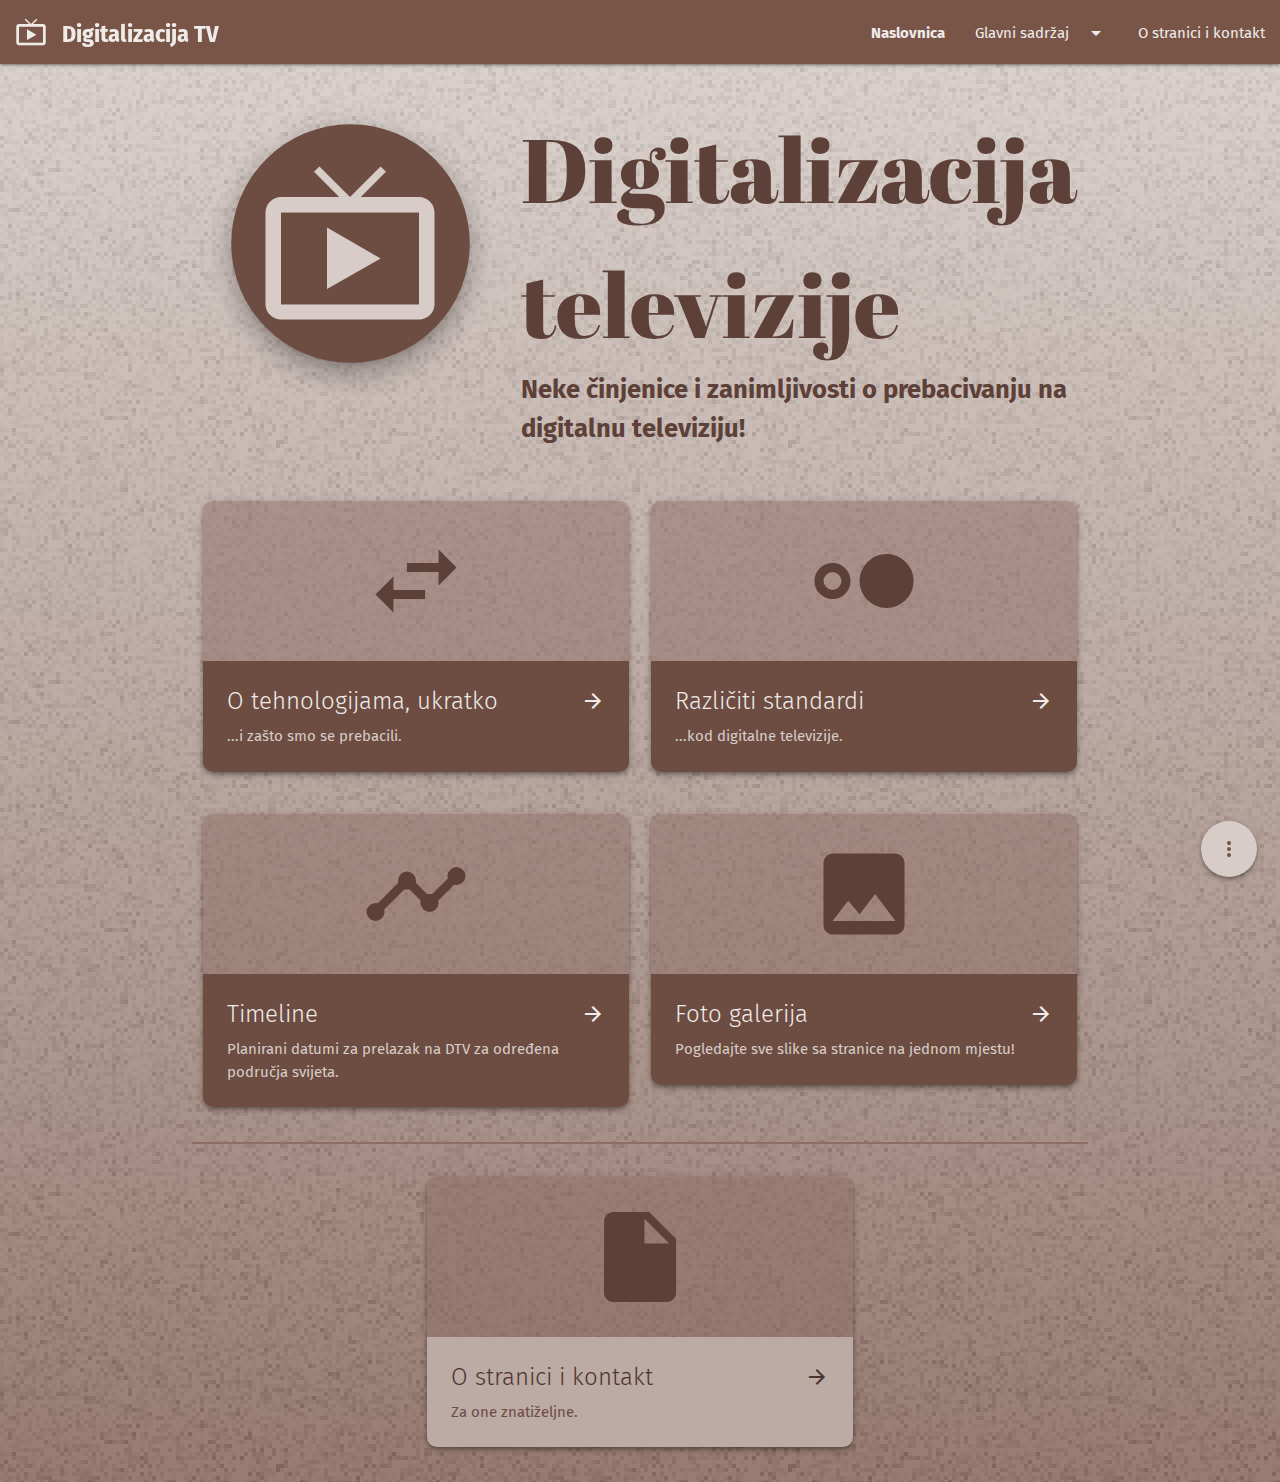
<file: index.html>
<!DOCTYPE html>
<html lang="hr">
<head>
    <!-- Meta tagovi -->
    <meta charset="UTF-8">
    <meta http-equiv="X-UA-Compatible" content="IE=edge">
    <meta name="viewport" content="width=device-width, initial-scale=1.0">

    <!-- Napravljeno uz pomoć https://stackoverflow.com/a/54266944/14558305 i https://gist.github.com/whitingx/3840905 -->
    <!-- Ovo je za servise kao što su Twitter, Facebook, Discord... -->
    <!-- theme-color radi i na Google Chrome-u za mobitele-->
    <meta property="og:type" content="website">
    <!-- <meta property="og:url" content="http://my.site.com"> -->
    <!-- <meta property="og:image" content="http://my.site.com/images/thumb.png"> -->
    <meta property="og:title" content="Naslovnica">
    <meta property="og:description" content="Glavna stranica projekta.">
    <meta name='og:site_name' content="Digitalizacija televizije">
    <meta name="theme-color" content="#795548">


    <!-- Importanje stylesheetova i sl. -->
    <link rel="stylesheet" href="https://cdnjs.cloudflare.com/ajax/libs/materialize/1.0.0/css/materialize.min.css">
    <link rel="stylesheet" href="https://maxcdn.bootstrapcdn.com/font-awesome/4.7.0/css/font-awesome.min.css">

    <link rel="preconnect" href="https://fonts.googleapis.com">
    <link rel="preconnect" href="https://fonts.gstatic.com" crossorigin>

    <link href="https://fonts.googleapis.com/icon?family=Material+Icons" rel="stylesheet">

    <link href="https://fonts.googleapis.com/css2?family=Abril+Fatface&display=swap" rel="stylesheet">
    <link href="https://fonts.googleapis.com/css2?family=Fira+Sans&display=swap" rel="stylesheet">
    <link href="https://fonts.googleapis.com/css2?family=Fira+Sans:wght@700&display=swap" rel="stylesheet">
    <link href="https://fonts.googleapis.com/css2?family=Fira+Sans+Condensed&display=swap" rel="stylesheet">
    <link href="https://fonts.googleapis.com/css2?family=Fira+Sans+Condensed:wght@700&display=swap" rel="stylesheet">

    <link rel="shortcut icon" href="assets/img/tv_brown.png" type="image/x-icon">
    <link rel="stylesheet" type="text/css" href="assets/css/main.css">

    <title>Naslovnica - Digitalizacija TV</title>
</head>

<body id="noise-body">
    <ul id="glavni-sadrzaj" class="dropdown-content brown lighten-4">
        <li>
            <a href="glavni-sadrzaj/razlike.html" class="brown-text text-darken-2 waves-effect">
                O tehnologijama, ukratko
            </a>
        </li>
        <li>
            <a href="glavni-sadrzaj/razlike-std.html" class="brown-text text-darken-2 waves-effect">
                Različiti standardi
            </a>
        </li>
        <li>
            <a href="glavni-sadrzaj/timeline.html" class="brown-text text-darken-2 waves-effect">
                Timeline
            </a>
        </li>
        <li>
            <a href="glavni-sadrzaj/galerija.html" class="brown-text text-darken-2 waves-effect">
                Foto galerija
            </a>
        </li>
    </ul>

    <div id="navbar" class="navbar-fixed">
        <nav>
            <div class="nav-wrapper brown">
                <div class="brand-logo">
                    <i id="logo-tv" class="material-icons brown-text text-lighten-5">live_tv</i>
                    <a href="#">
                        <b id="logo-text" class="brown-text text-lighten-5">Digitalizacija TV</b>
                    </a>
                </div>
                <ul class="right hide-on-med-and-down">
                    <li><a class="waves-effect brown-text text-lighten-5"><b>Naslovnica</b></a></li>
                    <li>
                        <a id="glavni-sadrzaj-navbar" class="dropdown-trigger brown-text text-lighten-5" class="waves-effect" data-target="glavni-sadrzaj">
                            Glavni sadržaj
                            <i class="material-icons right">arrow_drop_down</i>
                        </a>
                    </li>
                    <li><a href="kontakt.html" class="waves-effect brown-text text-lighten-5">O stranici i kontakt</a></li>
                </ul>

                <a href="#" data-target="slide-out" class="sidenav-trigger">
                    <i class="material-icons">menu</i>
                </a>
            </div>
        </nav>
    </div>

    <ul id="slide-out" class="sidenav brown lighten-4">
        <li>
            <a class="waves-effect sidenav-close">
                <i class="material-icons brown-text text-darken-2">arrow_back</i>
            </a>
        </li>

        <li>
            <a class="waves-effect brown-text text-darken-2 sidenav-close">
                <i class="material-icons main-sidebar-icons brown-text text-darken-2">home</i>
                <b>Naslovnica</b>
            </a>
        </li>

        <li><div class="divider brown lighten-2"></div></li>

        <li>
            <a class="waves-effect brown-text text-darken-2" href="glavni-sadrzaj/razlike.html">
                <i class="material-icons main-sidebar-icons brown-text text-darken-2">swap_horiz</i>
                O tehnologijama, ukratko
            </a>
        </li>
        <li>
            <a class="waves-effect brown-text text-darken-2" href="glavni-sadrzaj/razlike-std.html">
                <i class="material-icons main-sidebar-icons brown-text text-darken-2">hdr_strong</i>
                Različiti standardi
            </a>
        </li>
        <li>
            <a class="waves-effect brown-text text-darken-2" href="glavni-sadrzaj/timeline.html">
                <i class="material-icons main-sidebar-icons brown-text text-darken-2">timeline</i>
                Timeline
            </a>
        </li>
        <li>
            <a class="waves-effect brown-text text-darken-2" href="glavni-sadrzaj/galerija.html">
                <i class="material-icons main-sidebar-icons brown-text text-darken-2">image</i>
                Foto galerija
            </a>
        </li>

        <li><div class="divider brown lighten-2"></div></li>

        <li>
            <a class="waves-effect brown-text text-darken-2" href="kontakt.html">
                <i class="material-icons main-sidebar-icons brown-text text-darken-2">insert_drive_file</i>
                O stranici i kontakt
            </a>
        </li>
    </ul>

    <div id="copy-modal" class="modal transparent">
        <div class="modal-footer brown"> <!-- "footer" je namjerno iznad glavnog sadržaja -->
            <div class="valign-wrapper modal-winbar-container">
                <p class="modal-winbar-title brown-text text-lighten-5">
                    <i class="tiny material-icons">info_outline</i>
                    Info
                </p>
                <div class="flex-spacer"></div>
                <a class="modal-close waves-effect btn-flat brown-text text-lighten-5">
                    <i class="material-icons">close</i>
                </a>
            </div>
        </div>
        <div class="modal-content center brown lighten-1">
            <a title="Posjetite stranicu ICT županije" class="col s12 l5" href="https://www.ictzupanija.hr/">
                <img id="mini-logo" alt="Logo ICT županije" src="assets/img/logo.png">
            </a>
            <p class="brown-text text-lighten-5">
                &copy; <b>Luka Krešimir Mihovilović</b> i <b>ICT županija</b>, 2022.
            </p>
        </div>
    </div>

    <div class="fixed-action-btn">
        <a class="btn-floating btn-large hover-effect-alt z-depth-2 brown lighten-4 waves-effect waves-circle">
            <i class="large material-icons brown-text darken-2">more_vert</i>
        </a>
        <ul>
            <li>
                <a class="btn-floating brown lighten-4" href="#navbar">
                    <i class="material-icons brown-text darken-2">expand_less</i>
                </a>
            </li>
            <li>
                <a class="btn-floating brown lighten-4 sidenav-trigger" data-target="slide-out">
                    <i class="material-icons brown-text darken-2">menu</i>
                </a>
            </li>
            <li>
                <a class="btn-floating brown lighten-4 modal-trigger" href="#copy-modal">
                    <i class="material-icons brown-text darken-2">info</i>
                </a>
            </li>
        </ul>
    </div>

    <div id="secret-modal" class="modal transparent">
        <div class="modal-footer brown"> <!-- "footer" je namjerno iznad glavnog sadržaja -->
            <div class="valign-wrapper modal-winbar-container">
                <p class="modal-winbar-title brown-text text-lighten-5">
                    <i class="tiny material-icons">help_outline</i>
                    Bravo!
                </p>
                <div class="flex-spacer"></div>
                <a class="modal-close waves-effect btn-flat brown-text text-lighten-5">
                    <i class="material-icons">close</i>
                </a>
            </div>
        </div>
        <div class="modal-content center brown lighten-1">
            <h4 class="brown-text text-lighten-5">Bravo!</h4>
            <p class="brown-text text-lighten-5">Pronašao si tajnu, bravo! <i class="tiny material-icons">thumb_up</i></p>
        </div>
    </div>

    <div id="main-gradient" class="page-spread">
        <div class="container homepage-container">
            <div id="title-row" class="row">
                <div id="tv-cont" class="col s12">
                    <a class="modal-trigger" href="#secret-modal">
                        <i id="tv" class="material-icons brown darken-1 brown-text text-lighten-4 z-depth-4 hover-effect circle">live_tv</i>
                    </a>
                </div>
                <div id="title-and-sub" class="col s12">
                    <p id="big-title" class="brown-text text-darken-2">Digitalizacija televizije</p>
                    <p id="big-subtitle" class="brown-text text-darken-2"><b>Neke činjenice i zanimljivosti o prebacivanju na digitalnu televiziju!</b></p>
                </div>
            </div>
            <div class="row">
                <div class="col s12 m6">
                    <div class="card transparent z-depth-2">
                        <div class="card-image brown-card-image center">
                            <i class="material-icons brown-text text-darken-2 card-icons hover-effect">swap_horiz</i>
                        </div>
                        <a href="glavni-sadrzaj/razlike.html">
                            <div id="cc2" class="card-content white-text lighten-effect">
                                <span class="card-title brown-text text-lighten-5">
                                    O tehnologijama, ukratko
                                    <i class="material-icons right arrow-move-effect">arrow_forward</i>
                                </span>
                                <p class="brown-text text-lighten-4">...i zašto smo se prebacili.</p>
                            </div>
                        </a>
                    </div>
                </div>
                <div class="col s12 m6">
                    <div class="card transparent z-depth-2">
                        <div class="card-image brown-card-image center">
                            <i class="material-icons brown-text text-darken-2 card-icons hover-effect">hdr_strong</i>
                        </div>
                        <a href="glavni-sadrzaj/razlike-std.html">
                            <div id="cc1" class="card-content white-text lighten-effect">
                                <span class="card-title brown-text text-lighten-5">
                                    Različiti standardi
                                    <i class="material-icons right arrow-move-effect">arrow_forward</i>
                                </span>
                                <p class="brown-text text-lighten-4">...kod digitalne televizije.</p>
                            </div>
                        </a>
                    </div>
                </div>
            </div>
            <div class="row">
                <div class="col s12 m6">
                    <div class="card transparent z-depth-2">
                        <div class="card-image brown-card-image center">
                            <i class="material-icons brown-text text-darken-2 card-icons hover-effect">timeline</i>
                        </div>
                        <a href="glavni-sadrzaj/timeline.html">
                            <div id="cc1" class="card-content white-text lighten-effect">
                                <span class="card-title brown-text text-lighten-5">
                                    Timeline
                                    <i class="material-icons right arrow-move-effect">arrow_forward</i>
                                </span>
                                <p class="brown-text text-lighten-4">Planirani datumi za prelazak na DTV za određena područja svijeta.</p>
                            </div>
                        </a>
                    </div>
                </div>
                <div class="col s12 m6">
                    <div class="card transparent z-depth-2">
                        <div class="card-image brown-card-image center">
                            <i class="material-icons brown-text text-darken-2 card-icons hover-effect">image</i>
                        </div>
                        <a href="glavni-sadrzaj/galerija.html">
                            <div id="cc2" class="card-content white-text lighten-effect">
                                <span class="card-title brown-text text-lighten-5">
                                    Foto galerija
                                    <i class="material-icons right arrow-move-effect">arrow_forward</i>
                                </span>
                                <p class="brown-text text-lighten-4">Pogledajte sve slike sa stranice na jednom mjestu!</p>
                            </div>
                        </a>
                    </div>
                </div>
            </div>
            <div class="brown lighten-1" id="cards-border"></div>
            <div class="row">
                <div class="col m12 l6 offset-l3">
                    <div class="card transparent z-depth-2">
                        <div class="card-image brown-card-image center">
                            <i class="material-icons brown-text text-darken-2 card-icons hover-effect">insert_drive_file</i>
                        </div>
                        <a href="kontakt.html">
                            <div id="cc4" class="card-content lighten-effect-alt">
                                <span class="card-title brown-text text-darken-3">
                                    O stranici i kontakt
                                    <i class="material-icons right arrow-move-effect">arrow_forward</i>
                                </span>
                                <p class="brown-text text-darken-1">Za one znatiželjne.</p>
                            </div>
                        </a>
                    </div>
                </div>
            </div>
        </div>
    </div>

    <!-- Integriranje Materialize JS skripte -->
    <script src="https://cdnjs.cloudflare.com/ajax/libs/materialize/1.0.0/js/materialize.min.js"></script>
    <script>
        // Inicijaliziranje Materializovih komponenti
        M.AutoInit();

        // Ovo omogućuje pravilno funkcioniranje FAB elementa.
        document.addEventListener('DOMContentLoaded', function() {
            var elems = document.querySelectorAll('.fixed-action-btn');
            var instances = M.FloatingActionButton.init(elems, {
                hoverEnabled: false
            });
        });
    </script>
</body>
</html>
</file>
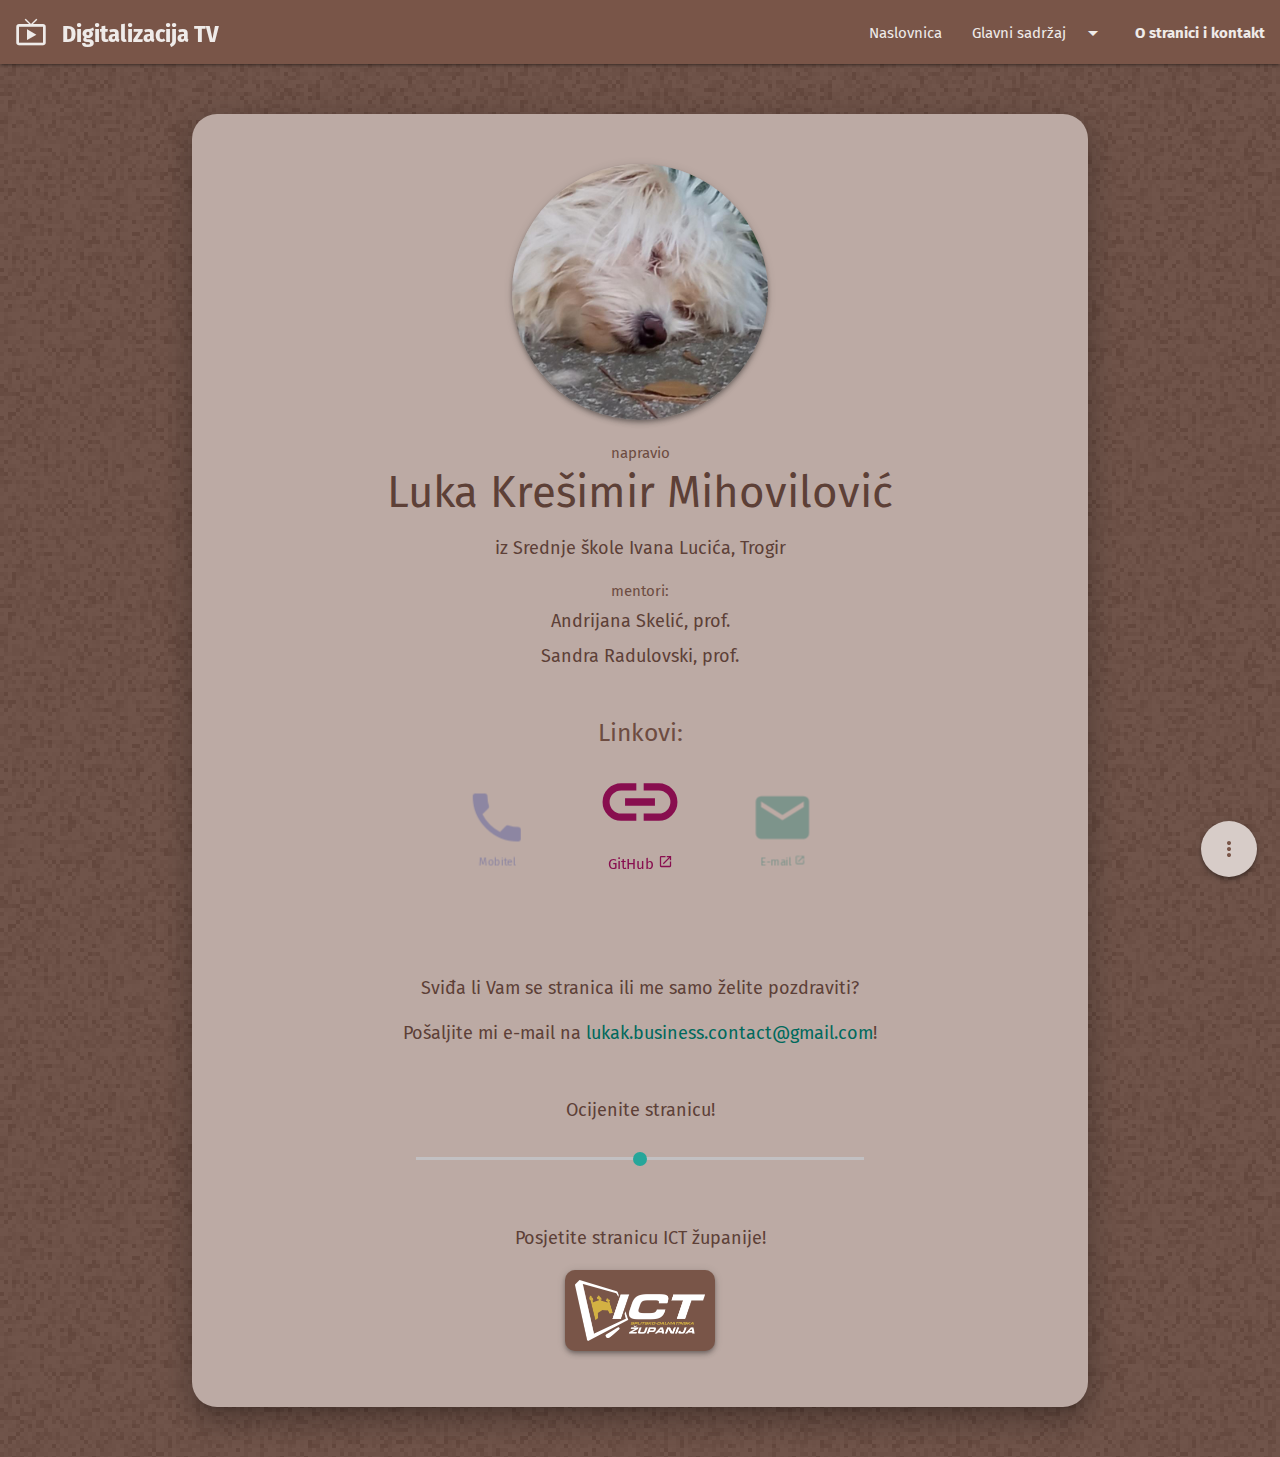
<file: kontakt.html>
<!DOCTYPE html>
<html lang="hr">
<head>
    <!-- Meta tagovi -->
    <meta charset="UTF-8">
    <meta http-equiv="X-UA-Compatible" content="IE=edge">
    <meta name="viewport" content="width=device-width, initial-scale=1.0">

    <!-- Napravljeno uz pomoć https://stackoverflow.com/a/54266944/14558305 i https://gist.github.com/whitingx/3840905 -->
    <!-- Ovo je za servise kao što su Twitter, Facebook, Discord... -->
    <meta property="og:type" content="website">
    <!-- <meta property="og:url" content="http://my.site.com"> -->
    <!-- <meta property="og:image" content="http://my.site.com/images/thumb.png"> -->
    <meta property="og:title" content="O stranici i kontakt">
    <meta property="og:description" content="Imate li kakvo pitanje ili primjedbu?">
    <meta name='og:site_name' content="Digitalizacija televizije">
    <meta name="theme-color" content="#795548">


    <!-- Importanje stylesheetova i sl. -->
    <link rel="stylesheet" href="https://cdnjs.cloudflare.com/ajax/libs/materialize/1.0.0/css/materialize.min.css">
    <link rel="stylesheet" href="https://maxcdn.bootstrapcdn.com/font-awesome/4.7.0/css/font-awesome.min.css">

    <link rel="preconnect" href="https://fonts.googleapis.com">
    <link rel="preconnect" href="https://fonts.gstatic.com" crossorigin>

    <link href="https://fonts.googleapis.com/icon?family=Material+Icons" rel="stylesheet">

    <link href="https://fonts.googleapis.com/css2?family=Abril+Fatface&display=swap" rel="stylesheet">
    <link href="https://fonts.googleapis.com/css2?family=Fira+Sans&display=swap" rel="stylesheet">
    <link href="https://fonts.googleapis.com/css2?family=Fira+Sans:wght@700&display=swap" rel="stylesheet">
    <link href="https://fonts.googleapis.com/css2?family=Fira+Sans+Condensed&display=swap" rel="stylesheet">
    <link href="https://fonts.googleapis.com/css2?family=Fira+Sans+Condensed:wght@700&display=swap" rel="stylesheet">

    <link rel="shortcut icon" href="assets/img/tv_brown.png" type="image/x-icon">
    <link rel="stylesheet" type="text/css" href="assets/css/main.css">

    <title>O stranici i kontakt - Digitalizacija TV</title>
</head>

<body id="noise-body">
    <ul id="glavni-sadrzaj" class="dropdown-content brown lighten-4">
        <li>
            <a href="glavni-sadrzaj/razlike.html" class="brown-text text-darken-2 waves-effect">
                O tehnologijama, ukratko
            </a>
        </li>
        <li>
            <a href="glavni-sadrzaj/razlike-std.html" class="brown-text text-darken-2 waves-effect">
                Različiti standardi
            </a>
        </li>
        <li>
            <a href="glavni-sadrzaj/timeline.html" class="brown-text text-darken-2 waves-effect">
                Timeline
            </a>
        </li>
        <li>
            <a href="glavni-sadrzaj/galerija.html" class="brown-text text-darken-2 waves-effect">
                Foto galerija
            </a>
        </li>
    </ul>

    <div id="navbar" class="navbar-fixed">
        <nav>
            <div class="nav-wrapper brown">
                <div class="brand-logo">
                    <i id="logo-tv" class="material-icons brown-text text-lighten-5">live_tv</i>
                    <a href="index.html">
                        <b id="logo-text" class="brown-text text-lighten-5">Digitalizacija TV</b>
                    </a>
                </div>
                <ul class="right hide-on-med-and-down">
                    <li><a href="index.html" class="waves-effect brown-text text-lighten-5">Naslovnica</a></li>
                    <li>
                        <a id="glavni-sadrzaj-navbar" class="dropdown-trigger brown-text text-lighten-5" class="waves-effect" data-target="glavni-sadrzaj">
                            Glavni sadržaj
                            <i class="material-icons right">arrow_drop_down</i>
                        </a>
                    </li>
                    <li><a class="waves-effect brown-text text-lighten-5"><b>O stranici i kontakt</b></a></li>
                </ul>

                <a href="#" data-target="slide-out" class="sidenav-trigger">
                    <i class="material-icons">menu</i>
                </a>
            </div>
        </nav>
    </div>

    <ul id="slide-out" class="sidenav brown lighten-4">
        <li>
            <a class="waves-effect sidenav-close">
                <i class="material-icons brown-text text-darken-2">arrow_back</i>
            </a>
        </li>

        <li>
            <a class="waves-effect brown-text text-darken-2" href="index.html">
                <i class="material-icons main-sidebar-icons brown-text text-darken-2">home</i>
                Naslovnica
            </a>
        </li>

        <li><div class="divider brown lighten-2"></div></li>

        <li>
            <a class="waves-effect brown-text text-darken-2" href="glavni-sadrzaj/razlike.html">
                <i class="material-icons main-sidebar-icons brown-text text-darken-2">swap_horiz</i>
                O tehnologijama, ukratko
            </a>
        </li>
        <li>
            <a class="waves-effect brown-text text-darken-2" href="glavni-sadrzaj/razlike-std.html">
                <i class="material-icons main-sidebar-icons brown-text text-darken-2">hdr_strong</i>
                Različiti standardi
            </a>
        </li>
        <li>
            <a class="waves-effect brown-text text-darken-2" href="glavni-sadrzaj/timeline.html">
                <i class="material-icons main-sidebar-icons brown-text text-darken-2">timeline</i>
                Timeline
            </a>
        </li>
        <li>
            <a class="waves-effect brown-text text-darken-2" href="glavni-sadrzaj/galerija.html">
                <i class="material-icons main-sidebar-icons brown-text text-darken-2">image</i>
                Foto galerija
            </a>
        </li>

        <li><div class="divider brown lighten-2"></div></li>

        <li>
            <a class="waves-effect brown-text text-darken-2 sidenav-close">
                <i class="material-icons main-sidebar-icons brown-text text-darken-2">insert_drive_file</i>
                <b>O stranici i kontakt</b>
            </a>
        </li>
    </ul>

    <div id="copy-modal" class="modal transparent">
        <div class="modal-footer brown"> <!-- "footer" je namjerno iznad glavnog sadržaja -->
            <div class="valign-wrapper modal-winbar-container">
                <p class="modal-winbar-title brown-text text-lighten-5">
                    <i class="tiny material-icons">info_outline</i>
                    Info
                </p>
                <div class="flex-spacer"></div>
                <a class="modal-close waves-effect btn-flat brown-text text-lighten-5">
                    <i class="material-icons">close</i>
                </a>
            </div>
        </div>
        <div class="modal-content center brown lighten-1">
            <a title="Posjetite stranicu ICT županije" class="col s12 l5" href="https://www.ictzupanija.hr/">
                <img id="mini-logo" alt="Logo ICT županije" src="assets/img/logo.png">
            </a>
            <p class="brown-text text-lighten-5">
                &copy; <b>Luka Krešimir Mihovilović</b> i <b>ICT županija</b>, 2022.
            </p>
        </div>
    </div>

    <div class="fixed-action-btn">
        <a class="btn-floating btn-large hover-effect-alt z-depth-2 brown lighten-4 waves-effect waves-circle">
            <i class="large material-icons brown-text darken-2">more_vert</i>
        </a>
        <ul>
            <li>
                <a class="btn-floating brown lighten-4" href="#navbar">
                    <i class="material-icons brown-text darken-2">expand_less</i>
                </a>
            </li>
            <li>
                <a class="btn-floating brown lighten-4 sidenav-trigger" data-target="slide-out">
                    <i class="material-icons brown-text darken-2">menu</i>
                </a>
            </li>
            <li>
                <a class="btn-floating brown lighten-4 modal-trigger" href="#copy-modal">
                    <i class="material-icons brown-text darken-2">info</i>
                </a>
            </li>
        </ul>
    </div>

    <div id="tel-modal" class="modal transparent">
        <div class="modal-footer brown"> <!-- "footer" je namjerno iznad glavnog sadržaja -->
            <div class="valign-wrapper modal-winbar-container">
                <p class="modal-winbar-title brown-text text-lighten-5">
                    <i class="tiny material-icons">phone_missed</i>
                    Pardon!
                </p>
                <div class="flex-spacer"></div>
                <a class="modal-close waves-effect btn-flat brown-text text-lighten-5">
                    <i class="material-icons">close</i>
                </a>
            </div>
        </div>
        <div class="modal-content center brown lighten-1">
            <h4 class="brown-text text-lighten-5">Pardon!</h4>
            <p class="brown-text text-lighten-5">Trenutno ne primam zvrcanja! Ispričavam se.</p>
        </div>
    </div>

    <div id="kontakt-bg" class="page-spread">
        <div class="container">
            <div class="center brown lighten-3 z-depth-4 container-card">
                <img id="gina" src="assets/img/gina_pfp.jpg" alt="Gina" title="Gina!" class="circle responsive-img spin-effect z-depth-2">
                <p class="brown-text text-darken-1">napravio</p>
                <h3 id="name-lkm" class="brown-text text-darken-2" style="margin-top: -10px;">Luka Krešimir Mihovilović</h3>
                <p class="brown-text text-darken-2 big-p">
                    iz Srednje škole Ivana Lucića, Trogir
                </p>
                <p class="brown-text text-darken-1">mentori:</p>
                <p class="brown-text text-darken-2 big-p" style="margin-top: -10px;">
                    Andrijana Skelić, prof.
                </p>
                <p class="brown-text text-darken-2 big-p" style="margin-top: -10px;">
                    Sandra Radulovski, prof.
                </p>

                <h5 class="brown-text text-darken-1" style="margin-top: 50px;">Linkovi:</h5>
                <div class="carousel center no-init" style="height: 200px;">
                    <div class="carousel-item">
                        <a class="pink-text text-darken-4" href="https://github.com/kresimirko" title="https://github.com/kresimirko" alt="GitHub"> 
                            <i class="large material-icons">link</i>
                            <br>
                            GitHub
                            <i class="tiny material-icons">open_in_new</i>
                        </a>
                    </div>
                    <div class="carousel-item">
                        <a class="teal-text text-darken-3" href="mailto:lukak.business.contact@gmail.com" title="lukak.business.contact@gmail.com"> 
                            <i class="large material-icons">email</i>
                            <br>
                            E-mail
                            <i class="tiny material-icons">open_in_new</i>
                        </a>
                    </div>
                    <div class="carousel-item">
                        <a class="indigo-text text-darken-2 modal-trigger" href="#tel-modal" title="Trenutno ne primam zvrcanja!"> 
                            <i class="large material-icons">phone</i>
                            <br>
                            Mobitel
                        </a>
                    </div>
                </div>
                <p class="brown-text text-darken-2 big-p">
                    Sviđa li Vam se stranica ili me samo želite pozdraviti?
                </p>
                <p class="brown-text text-darken-2 big-p">
                    Pošaljite mi e-mail<a class="kontakt-email-extended brown-text text-darken-2"> na </a><a class="teal-text text-darken-3 kontakt-email-extended" href="mailto:lukak.business.contact@gmail.com">lukak.business.contact@gmail.com</a>!
                </p>

                <div style="margin-top: 50px;"></div>
                <p class="brown-text text-darken-2 big-p">
                    Ocijenite stranicu!
                </p>

                <form action="#" style="max-width: 50%; transform: translateX(50%);">
                    <p class="range-field">
                        <input style="border: none;" type="range" min="0" max="10" />
                    </p>
                </form>

                <div style="margin-top: 50px;"></div>
                <p class="brown-text text-darken-2 big-p">
                    Posjetite stranicu ICT županije!
                </p>
                <a title="Posjetite stranicu ICT županije" href="https://www.ictzupanija.hr/" target="_blank">
                    <img id="credits-logo" class="brown z-depth-2 hover-effect-alt" alt="Logo ICT županije" src="assets/img/logo.png">
                </a>
            </div>
        </div>
    </div>

    <!-- Integriranje Materialize JS skripte -->
    <script src="https://cdnjs.cloudflare.com/ajax/libs/materialize/1.0.0/js/materialize.min.js"></script>
    <script>
        // Inicijaliziranje Materializovih komponenti
        M.AutoInit();

        // Ovo omogućuje pravilno funkcioniranje FAB elementa.
        document.addEventListener('DOMContentLoaded', function() {
            var elems = document.querySelectorAll('.fixed-action-btn');
            var instances = M.FloatingActionButton.init(elems, {
                hoverEnabled: false
            });
        });
    </script>
</body>
</html>
</file>
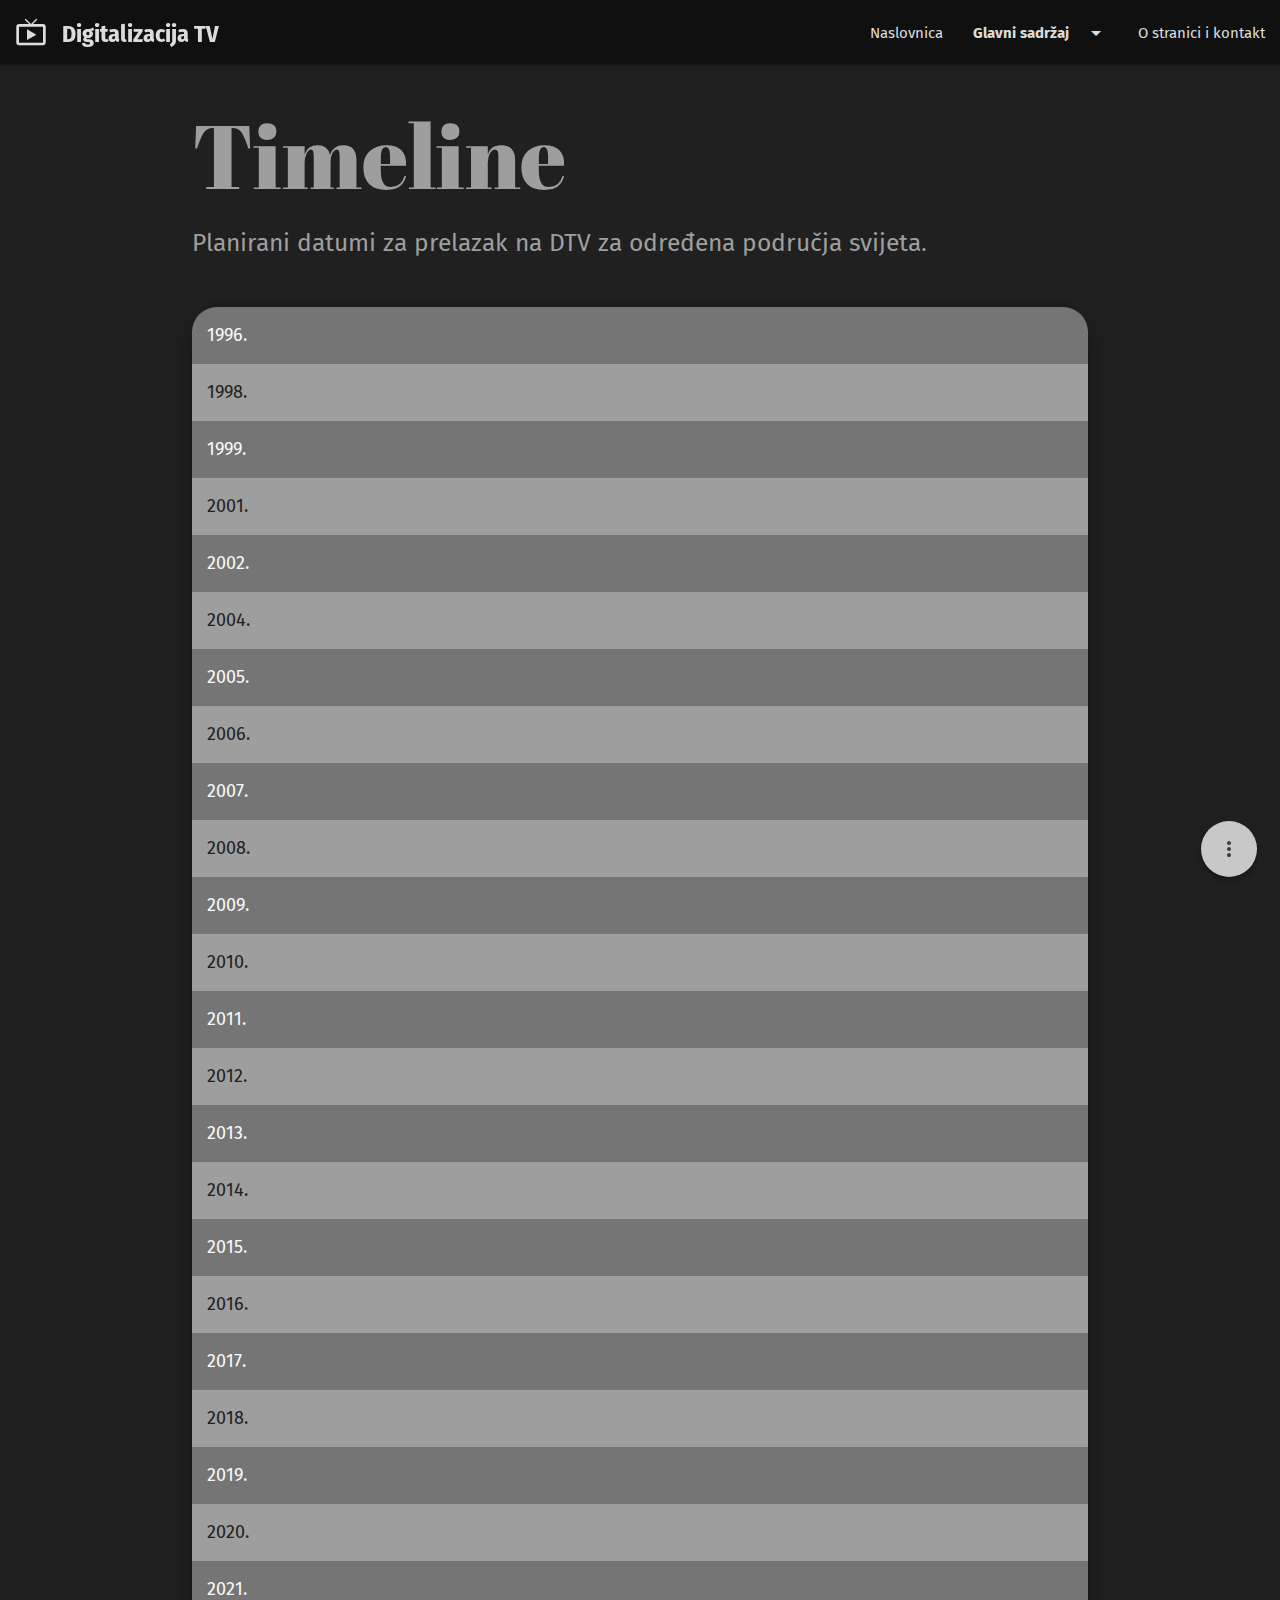
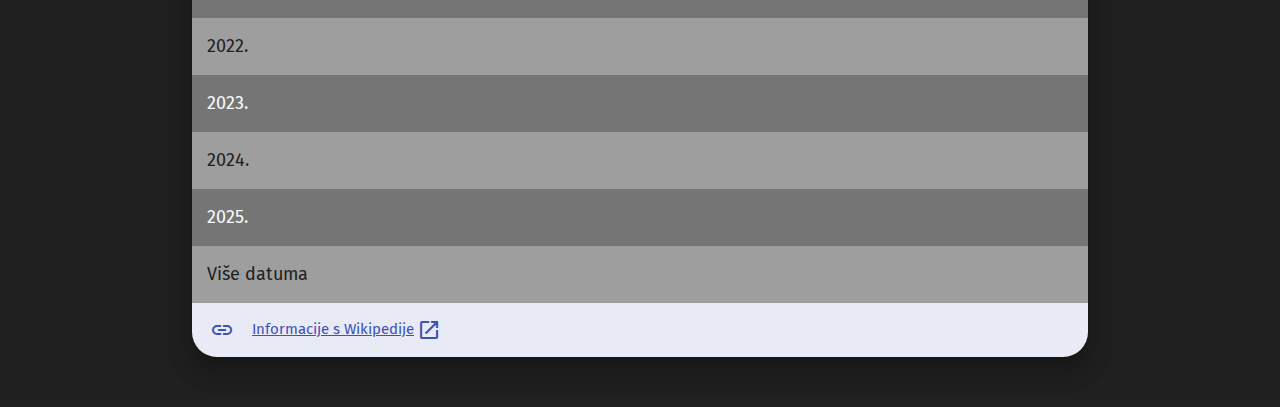
<file: glavni-sadrzaj/timeline.html>
<!DOCTYPE html>
<html lang="hr">
<head>
    <!-- Meta tagovi -->
    <meta charset="UTF-8">
    <meta http-equiv="X-UA-Compatible" content="IE=edge">
    <meta name="viewport" content="width=device-width, initial-scale=1.0">

    <!-- Napravljeno uz pomoć https://stackoverflow.com/a/54266944/14558305 i https://gist.github.com/whitingx/3840905 -->
    <!-- Ovo je za servise kao što su Twitter, Facebook, Discord... -->
    <meta property="og:type" content="website">
    <!-- <meta property="og:url" content="http://my.site.com"> -->
    <!-- <meta property="og:image" content="http://my.site.com/images/thumb.png"> -->
    <meta property="og:title" content="Timeline">
    <meta property="og:description" content="Planirani datumi za prelazak na DTV za određena područja svijeta.">
    <meta name='og:site_name' content="Digitalizacija televizije">
    <meta name="theme-color" content="#101010">


    <!-- Importanje stylesheetova i sl. -->
    <link rel="stylesheet" href="https://cdnjs.cloudflare.com/ajax/libs/materialize/1.0.0/css/materialize.min.css">
    <link rel="stylesheet" href="https://maxcdn.bootstrapcdn.com/font-awesome/4.7.0/css/font-awesome.min.css">

    <link rel="preconnect" href="https://fonts.googleapis.com">
    <link rel="preconnect" href="https://fonts.gstatic.com" crossorigin>

    <link href="https://fonts.googleapis.com/icon?family=Material+Icons" rel="stylesheet">

    <link href="https://fonts.googleapis.com/css2?family=Abril+Fatface&display=swap" rel="stylesheet">
    <link href="https://fonts.googleapis.com/css2?family=Fira+Sans&display=swap" rel="stylesheet">
    <link href="https://fonts.googleapis.com/css2?family=Fira+Sans:wght@700&display=swap" rel="stylesheet">
    <link href="https://fonts.googleapis.com/css2?family=Fira+Sans+Condensed&display=swap" rel="stylesheet">
    <link href="https://fonts.googleapis.com/css2?family=Fira+Sans+Condensed:wght@700&display=swap" rel="stylesheet">

    <link rel="shortcut icon" href="../assets/img/tv_brown.png" type="image/x-icon">
    <link rel="stylesheet" type="text/css" href="../assets/css/main.css">

    <title>Timeline - Digitalizacija TV</title>
</head>

<body id="timeline-body">
    <ul id="glavni-sadrzaj" class="dropdown-content grey lighten-4">
        <li>
            <a href="razlike.html" class="grey-text text-darken-2 waves-effect">
                O tehnologijama, ukratko
            </a>
        </li>
        <li>
            <a href="razlike-std.html" class="grey-text text-darken-2 waves-effect">
                Različiti standardi
            </a>
        </li>
        <li>
            <a class="grey-text text-darken-2 waves-effect">
                <b>Timeline</b>
            </a>
        </li>
        <li>
            <a href="galerija.html" class="grey-text text-darken-2 waves-effect">
                Foto galerija
            </a>
        </li>
    </ul>

    <div id="navbar" class="navbar-fixed">
        <nav>
            <div class="nav-wrapper" style="background-color: rgb(16, 16, 16);">
                <div class="brand-logo">
                    <i id="logo-tv" class="material-icons" style="color: rgb(220, 220, 220);">live_tv</i>
                    <a href="../index.html" style="color: rgb(220, 220, 220);">
                        <b id="logo-text">Digitalizacija TV</b>
                    </a>
                </div>
                <ul class="right hide-on-med-and-down">
                    <li><a href="../index.html" class="waves-effect" style="color: rgb(220, 220, 220);">Naslovnica</a></li>
                    <li>
                        <a id="glavni-sadrzaj-navbar" class="dropdown-trigger" class="waves-effect" style="color: rgb(220, 220, 220);" data-target="glavni-sadrzaj">
                            <b>Glavni sadržaj</b>
                            <i class="material-icons right">arrow_drop_down</i>
                        </a>
                    </li>
                    <li><a href="../kontakt.html" class="waves-effect" style="color: rgb(220, 220, 220);">O stranici i kontakt</a></li>
                </ul>

                <a href="#" data-target="slide-out" class="sidenav-trigger" style="color: rgb(220, 220, 220);">
                    <i class="material-icons">menu</i>
                </a>
            </div>
        </nav>
    </div>

    <ul id="slide-out" class="sidenav grey lighten-2">
        <li>
            <a class="waves-effect sidenav-close">
                <i class="material-icons grey-text text-darken-2">arrow_back</i>
            </a>
        </li>

        <li>
            <a class="waves-effect grey-text text-darken-3" href="../index.html">
                <i class="material-icons main-sidebar-icons grey-text text-darken-3">home</i>
                Naslovnica
            </a>
        </li>

        <li><div class="divider grey"></div></li>

        <li>
            <a class="waves-effect grey-text text-darken-3" href="razlike.html">
                <i class="material-icons main-sidebar-icons grey-text text-darken-3">swap_horiz</i>
                O tehnologijama, ukratko
            </a>
        </li>
        <li>
            <a class="waves-effect grey-text text-darken-3" href="razlike-std.html">
                <i class="material-icons main-sidebar-icons grey-text text-darken-3">hdr_strong</i>
                Različiti standardi
            </a>
        </li>
        <li>
            <a class="waves-effect grey-text text-darken-3" href="timeline.html">
                <i class="material-icons main-sidebar-icons grey-text text-darken-3">timeline</i>
                <b>Timeline</b>
            </a>
        </li>
        <li>
            <a class="waves-effect grey-text text-darken-3" href="galerija.html">
                <i class="material-icons main-sidebar-icons grey-text text-darken-3">image</i>
                Foto galerija
            </a>
        </li>

        <li><div class="divider grey"></div></li>

        <li>
            <a class="waves-effect grey-text text-darken-3" href="../kontakt.html">
                <i class="material-icons main-sidebar-icons grey-text text-darken-3">insert_drive_file</i>
                O stranici i kontakt
            </a>
        </li>
    </ul>

    <div id="copy-modal" class="modal transparent">
        <div class="modal-footer grey darken-2"> <!-- "footer" je namjerno iznad glavnog sadržaja -->
            <div class="valign-wrapper modal-winbar-container">
                <p class="modal-winbar-title grey-text text-lighten-5">
                    <i class="tiny material-icons">info_outline</i>
                    Info
                </p>
                <div class="flex-spacer"></div>
                <a class="modal-close waves-effect btn-flat grey-text text-lighten-5">
                    <i class="material-icons">close</i>
                </a>
            </div>
        </div>
        <div class="modal-content center grey darken-1">
            <a title="Posjetite stranicu ICT županije" class="col s12 l5" href="https://www.ictzupanija.hr/">
                <img id="mini-logo" alt="Logo ICT županije" src="../assets/img/logo.png">
            </a>
            <p class="grey-text text-lighten-5">
                &copy; <b>Luka Krešimir Mihovilović</b> i <b>ICT županija</b>, 2022.
            </p>
        </div>
    </div>

    <div class="fixed-action-btn">
        <a class="btn-floating btn-large hover-effect-alt z-depth-2 lighten-4 waves-effect waves-circle" style="background-color: rgb(200, 200, 200);">
            <i class="large material-icons" style="color: rgb(64, 64, 64);">more_vert</i>
        </a>
        <ul>
            <li>
                <a class="btn-floating" href="#" style="background-color: rgb(200, 200, 200);">
                    <i class="large material-icons" style="color: rgb(64, 64, 64);">expand_less</i>
                </a>
            </li>
            <li>
                <a class="btn-floating sidenav-trigger" data-target="slide-out" style="background-color: rgb(200, 200, 200);">
                    <i class="large material-icons" style="color: rgb(64, 64, 64);">menu</i>
                </a>
            </li>
            <li>
                <a class="btn-floating modal-trigger" href="#copy-modal" style="background-color: rgb(200, 200, 200);">
                    <i class="large material-icons" style="color: rgb(64, 64, 64);">info</i>
                </a>
            </li>
        </ul>
    </div>

    <div>
        <div class="container">
            <h1 id="big-title" class="grey-text">Timeline</h1>
            <h5 class="grey-text">Planirani datumi za prelazak na DTV za određena područja svijeta.</h5>
            <ul class="collapsible tl-collapsible z-depth-4">
                <li>
                    <div class="collapsible-header tl-collapsible-header grey darken-1" style="border-radius: 25px 25px 0px 0px;">
                        <a class="grey-text text-lighten-5">1996.</a>
                    </div>
                    <div class="collapsible-body tl-collapsible-body grey darken-1 grey-text text-lighten-5 grey-text text-lighten-5">
                       <p><b>Nizozemska</b> (satelitski servisi)</p>
                    </div>
                </li>
                <li>
                    <div class="collapsible-header tl-collapsible-header grey">
                        <a class="grey-text text-darken-4">1998.</a>
                    </div>
                    <div class="collapsible-body tl-collapsible-body grey grey-text text-darken-4">
                       <p><b>Ujedinjeno Kraljevstvo</b> (digitalan zemaljski servis)</p>
                    </div>
                </li>
                <li>
                    <div class="collapsible-header tl-collapsible-header grey darken-1">
                        <a class="grey-text text-lighten-5">1999.</a>
                    </div>
                    <div class="collapsible-body tl-collapsible-body grey darken-1 grey-text text-lighten-5">
                       <p><b>Rusija</b> (satelitski servisi)</p>
                    </div>
                </li>
                <li>
                    <div class="collapsible-header tl-collapsible-header grey">
                        <a class="grey-text text-darken-4">2001.</a>
                    </div>
                    <div class="collapsible-body tl-collapsible-body grey grey-text text-darken-4">
                       <p><b>Ujedinjeno Kraljevstvo/Republika Irska</b> (satelitski servisi)</p>
                       <p><b>Malezija</b> (kabelska televizija)</p>
                    </div>
                </li>
                <li>
                    <div class="collapsible-header tl-collapsible-header grey darken-1">
                        <a class="grey-text text-lighten-5">2002.</a>
                    </div>
                    <div class="collapsible-body tl-collapsible-body grey darken-1 grey-text text-lighten-5">
                        <p><b>Farski otoci</b></p>
                        <p><b>Malezija</b> (satelitski servisi)</p>
                        <p><b>Albanija</b> (satelitski servisi)</p>
                        <p><b>Norveška</b> (satelitski servisi)</p>
                    </div>
                </li>
                <li>
                    <div class="collapsible-header tl-collapsible-header grey">
                        <a class="grey-text text-darken-4">2004.</a>
                    </div>
                    <div class="collapsible-body tl-collapsible-body grey grey-text text-darken-4">
                        <p><b>Švedska</b> (satelitski servisi)</p>
                    </div>
                </li>
                <li>
                    <div class="collapsible-header tl-collapsible-header grey darken-1">
                        <a class="grey-text text-lighten-5">2005.</a>
                    </div>
                    <div class="collapsible-body tl-collapsible-body grey darken-1 grey-text text-lighten-5">
                        <p><b>Italija</b> (satelitski servisi)</p>
                        <p><b>Indonezija</b> (satelitski servisi)</p>
                    </div>
                </li>
                <li>
                    <div class="collapsible-header tl-collapsible-header grey">
                        <a class="grey-text text-darken-4">2006.</a>
                    </div>
                    <div class="collapsible-body tl-collapsible-body grey grey-text text-darken-4">
                        <p><b>Turska</b> (satelitski servisi)</p>
                        <p><b>Kina</b> (satelitski servisi)</p>
                        <p><b>Luksemburg</b></p>
                        <p><b>Nizozemska</b></p>
                    </div>
                </li>
                <li>
                    <div class="collapsible-header tl-collapsible-header grey darken-1">
                        <a class="grey-text text-lighten-5">2007.</a>
                    </div>
                    <div class="collapsible-body tl-collapsible-body grey darken-1 grey-text text-lighten-5">
                        <p><b>Finska</b></p>
                        <p><b>Andora</b></p>
                        <p><b>Švedska</b></p>
                        <p><b>Švicarska</b></p>
                    </div>
                </li>
                <li>
                    <div class="collapsible-header tl-collapsible-header grey">
                        <a class="grey-text text-darken-4">2008.</a>
                    </div>
                    <div class="collapsible-body tl-collapsible-body grey grey-text text-darken-4">
                        <p><b>Njemačka</b></p>
                        <p><b>Belgija</b> (Flandrija)</p>
                    </div>
                </li>
                <li>
                    <div class="collapsible-header tl-collapsible-header grey darken-1">
                        <a class="grey-text text-lighten-5">2009.</a>
                    </div>
                    <div class="collapsible-body tl-collapsible-body grey darken-1 grey-text text-lighten-5">
                        <p><b>Sjedinjene Američke Države</b> (stanice s punom snagom)</p>
                        <p><b>Otok Man</b></p>
                        <p><b>Danska</b></p>
                        <p><b>Norveška</b></p>
                    </div>
                </li>
                <li>
                    <div class="collapsible-header tl-collapsible-header grey">
                        <a class="grey-text text-darken-4">2010.</a>
                    </div>
                    <div class="collapsible-body tl-collapsible-body grey grey-text text-darken-4">
                        <p><b>Belgija</b> (Valonija)</p>
                        <p class="orange-text text-accent-1"><b>Hrvatska</b></p>
                        <p><b>Estonija</b></p>
                        <p><b>Guernsey</b></p>
                        <p><b>Jersey</b></p>
                        <p><b>Japan</b> (samo sjeveroistočna prefektura Ishikawa)</p>
                        <p><b>Latvija</b></p>
                        <p><b>Luksemburg</b> (kabelska i satelitska televizija)</p>
                        <p><b>San Marino</b></p>
                        <p><b>Slovenija</b></p>
                        <p><b>Španjolska</b></p>
                        <p><b>Ujedinjeno Kraljevstvo</b> (Wales)</p>
                    </div>
                </li>
                <li>
                    <div class="collapsible-header tl-collapsible-header grey darken-1">
                        <a class="grey-text text-lighten-5">2011.</a>
                    </div>
                    <div class="collapsible-body tl-collapsible-body grey darken-1 grey-text text-lighten-5">
                        <p><b>Austrija</b></p>
                        <p><b>Kanada</b> (glavna tržišta)</p>
                        <p><b>Ciprus</b></p>
                        <p><b>Francuska</b></p>
                        <p><b>Izrael</b></p>
                        <p><b>Japan</b> (osim Tōhoku prefektura pogođenih potresom 2011. godine)</p>
                        <p><b>Malta</b></p>
                        <p><b>Monako</b></p>
                        <p><b>Ujedinjeno Kraljevstvo</b> (Škotska)</p>
                    </div>
                </li>
                <li>
                    <div class="collapsible-header tl-collapsible-header grey">
                        <a class="grey-text text-darken-4">2012.</a>
                    </div>
                    <div class="collapsible-body tl-collapsible-body grey grey-text text-darken-4">
                        <p><b>Češka Republika</b></p>
                        <p><b>Gibraltar</b></p>
                        <p><b>Njemačka</b> (satelitski servisi)</p>
                        <p><b>Monako</b></p>
                        <p><b>Republika Irska</b> (zemaljska televizija)</p>
                        <p><b>Italija</b></p>
                        <p><b>Japan</b> (Fukushima, Iwate, Miyagi prefekture)</p>
                        <p><b>Lituanija</b></p>
                        <p><b>Saudi Arabija</b></p>
                        <p><b>Katar</b></p>
                        <p><b>Ujedinjeni Arapski Emirati</b></p>
                        <p><b>Jordan</b></p>
                        <p><b>Bahrein</b></p>
                        <p><b>Portugal</b></p>
                        <p><b>Slovačka</b></p>
                        <p><b>Južna Koreja</b></p>
                        <p><b>Tajvan</b></p>
                        <p><b>Ujedinjeno Kraljevstvo</b> (Engleska i Sjeverna Irska)</p>
                        <p><b>Vatikan</b></p>
                    </div>
                </li>
                <li>
                    <div class="collapsible-header tl-collapsible-header grey darken-1">
                        <a class="grey-text text-lighten-5">2013.</a>
                    </div>
                    <div class="collapsible-body tl-collapsible-body grey darken-1 grey-text text-lighten-5">
                        <p><b>Australija</b> (uključujući Božićni otok i Kokosove otoke)</p>
                        <p><b>Azerbejdžan</b></p>
                        <p><b>Bugarska</b></p>
                        <p><b>Mađarska</b></p>
                        <p><b>Sjeverna Makedonija</b></p>
                        <p><b>Mauricijus</b></p>
                        <p><b>Novi Zeland</b></p>
                        <p><b>Poljska</b></p>
                        <p><b>Ujedinjeno Kraljevstvo</b> (kabelska televizija)</p>
                    </div>
                </li>
                <li>
                    <div class="collapsible-header tl-collapsible-header grey">
                        <a class="grey-text text-darken-4">2014.</a>
                    </div>
                    <div class="collapsible-body tl-collapsible-body grey grey-text text-darken-4">
                        <p><b>Srbija</b></p>
                        <p><b>Island</b></p>
                        <p><b>Namibija</b></p>
                        <p><b>Alžir</b></p>
                    </div>
                </li>
                <li>
                    <div class="collapsible-header tl-collapsible-header grey darken-1">
                        <a class="grey-text text-lighten-5">2015.</a>
                    </div>
                    <div class="collapsible-body tl-collapsible-body grey darken-1 grey-text text-lighten-5">
                        <p><b>Bjelorusija</b></p>
                        <p><b>Brunej</b></p>
                        <p><b>Grčka</b></p>
                        <p><b>Iran</b></p>
                        <p><b>Moroko</b> (pojas ultravisoke frekvencije)</p>
                        <p><b>Meksiko</b></p>
                        <p><b>Moldavija</b></p>
                        <p><b>Rumunjska</b> (pojas ultravisoke frekvencije)</p>
                        <p><b>Ruanda</b></p>
                        <p><b>Kenija</b></p>
                        <p><b>Uganda</b></p>
                        <p><b>Gana</b></p>
                        <p><b>Armenija</b></p>
                        <p><b>Gruzija</b></p>
                        <p><b>Sjedinjene Američke Države</b> (stanice A klase male snage)</p>
                        <p><b>Mongolija</b></p>
                    </div>
                </li>
                <li>
                    <div class="collapsible-header tl-collapsible-header grey">
                        <a class="grey-text text-darken-4">2016.</a>
                    </div>
                    <div class="collapsible-body tl-collapsible-body grey grey-text text-darken-4">
                        <p><b>Bermuda</b></p>
                        <p><b>Brazil</b> (Federalni okrug i grad Rio Verde, Goiás)</p>
                        <p><b>Čile</b></p>
                        <p><b>Kina</b> (CCTV)</p>
                        <p><b>Burundi</b></p>
                    </div>
                </li>
                <li>
                    <div class="collapsible-header tl-collapsible-header grey darken-1">
                        <a class="grey-text text-lighten-5">2017.</a>
                    </div>
                    <div class="collapsible-body tl-collapsible-body grey darken-1 grey-text text-lighten-5">
                        <p><b>Brazil</b> (nekoliko metropolitanskih područja, kao što su São Paulo, Rio de Janeiro itd.)</p>
                        <p><b>Filipini</b> (Light Network)</p>
                        <p><b>Rumunjska</b> (faza 2)</p>
                        <p><b>Njemačka</b> (Unitymedia)</p>
                        <p><b>Kirgistan</b></p>
                        <p><b>Brunej</b></p>
                    </div>
                </li>
                <li>
                    <div class="collapsible-header tl-collapsible-header grey">
                        <a class="grey-text text-darken-4">2018.</a>
                    </div>
                    <div class="collapsible-body tl-collapsible-body grey grey-text text-darken-4">
                        <p><b>Brazil</b> (glavna tržišta, uključujući sva tržišta u Rio de Janeiru)</p>
                        <p><b>Rumunjska</b> (pojas ultravisoke frekvencije)</p>
                        <p><b>Rusija</b> (prva dva Multiplex kanala, Tver regija)</p>
                        <p><b>Tajland</b> (većina kanala)</p>
                        <p><b>Ukrajina</b> (većina kanala)</p>
                        <p><b>Uzbekistan</b></p>
                        <p><b>Philippines</b> (RJ TV/2nd Avenue, Net 25 i 3ABN/Hope Channel Philippines)</p>
                    </div>
                </li>
                <li>
                    <div class="collapsible-header tl-collapsible-header grey darken-1">
                        <a class="grey-text text-lighten-5">2019.</a>
                    </div>
                    <div class="collapsible-body tl-collapsible-body grey darken-1 grey-text text-lighten-5">
                        <p><b>Republika Irska</b> (kabelska televizija)</p>
                        <p><b>Rusija</b> (prva dva Multiplex kanala, više regija)</p>
                        <p><b>Sjeverni Cipar</b></p>
                        <p><b>Singapur</b></p>
                        <p><b>Indija</b> (faza 1)</p>
                        <p><b>Moldavija</b> (Pridnjestrovlje)</p>
                        <p><b>Butan</b> (kabelska televizija)</p>
                        <p><b>Peru</b> (Lima i Callao)</p>
                        <p><b>Kostarika</b></p>
                        <p><b>Malezija</b> (zemaljska televizija)</p>
                        <p><b>Philippines</b> (ETC/SBN 21)</p>
                    </div>
                </li>
                <li>
                    <div class="collapsible-header tl-collapsible-header grey">
                        <a class="grey-text text-darken-4">2020.</a>
                    </div>
                    <div class="collapsible-body tl-collapsible-body grey grey-text text-darken-4">
                        <p><b>Brazil</b> (ostala tržišta)</p>
                        <p><b>Moroko</b> (pojas ultravisoke frekvencije)</p>
                        <p><b>Hong Kong</b></p>
                        <p><b>Tajland</b> (Channel 3)</p>
                        <p><b>Venezuela</b></p>
                        <p><b>Brazil</b> (ostali teritoriji)</p>
                        <p><b>Sudan</b></p>
                        <p><b>Obala Bjelokosti</b></p>
                        <p><b>Vijetnam</b></p>
                        <p><b>Laos</b></p>
                        <p><b>Pakistan</b></p>
                        <p><b>Senegal</b></p>
                        <p><b>Južna Afrika</b></p>
                    </div>
                </li>
                <li>
                    <div class="collapsible-header tl-collapsible-header grey darken-1">
                        <a class="grey-text text-lighten-5">2021.</a>
                    </div>
                    <div class="collapsible-body tl-collapsible-body grey darken-1 grey-text text-lighten-5">
                        <p><b>Dominikanska Republika</b></p>
                        <p><b>Kina (regionalne stanice)</b></p>
                        <p><b>Sjedinjene Američke Države</b> (stanice male snage osim na Aljasci)</p>
                        <p><b>Indija (druga faza)</b></p>
                        <p><b>Kolumbija</b></p>
                        <p><b>Argentina</b></p>
                        <p><b>Kazahstan</b></p>
                        <p><b>Paragvaj</b></p>
                        <p><b>Panama (Panama, Colón i Panamá Oeste)</b></p>
                    </div>
                </li>
                <li>
                    <div class="collapsible-header tl-collapsible-header grey">
                        <a class="grey-text text-darken-4">2022.</a>
                    </div>
                    <div class="collapsible-body tl-collapsible-body grey grey-text text-darken-4">
                        <p><b>Bocvana</b> (preostali lokaliteti)</p>
                        <p><b>Kanada</b> (preostala tržišta)</p>
                        <p><b>El Salvador</b></p>
                        <p><b>Indonezija</b> (zemaljska televizija)</p>
                        <p><b>Filipini</b> (BEAM TV)</p>
                        <p><b>Južna Afrika</b></p>
                        <p><b>Sjedinjene Američke Države</b> (stanice male snage na Aljasci)</p>
                        <p><b>Rusija/Ukrajina</b> (završna faza)</p>
                    </div>
                </li>
                <li>
                    <div class="collapsible-header tl-collapsible-header grey darken-1">
                        <a class="grey-text text-lighten-5">2023.</a>
                    </div>
                    <div class="collapsible-body tl-collapsible-body grey darken-1 grey-text text-lighten-5">
                        <p><b>Kambodža</b></p>
                        <p><b>Jamajka</b></p>
                        <p><b>Filipini</b> (preostala tržišta)</p>
                        <p><b>Indija</b> (posljednja faza)</p>
                        <p><b>Peru</b> (ostatak zemlje)</p>
                    </div>
                </li>
                <li>
                    <div class="collapsible-header tl-collapsible-header grey">
                        <a class="grey-text text-darken-4">2024.</a>
                    </div>
                    <div class="collapsible-body tl-collapsible-body grey grey-text text-darken-4">
                        <p><b>Brazil</b> (ruralna područja)</p>
                        <p><b>Čile</b></p>
                        <p><b>Kuba</b></p>
                    </div>
                </li>
                <li>
                    <div class="collapsible-header tl-collapsible-header grey darken-1">
                        <a class="grey-text text-lighten-5">2025.</a>
                    </div>
                    <div class="collapsible-body tl-collapsible-body grey darken-1 grey-text text-lighten-5">
                        <p><b>Bolivija</b></p>
                    </div>
                </li>
                <li>
                    <div class="collapsible-header tl-collapsible-header grey">
                        <a class="grey-text text-darken-4">Više datuma</a>
                    </div>
                    <div class="collapsible-body tl-collapsible-body grey grey-text text-darken-4">
                        <p><b>Etiopija</b></p>
                        <p><b>Angola</b></p>
                    </div>
                </li>
                <li>
                    <div class="collapsible-header tl-collapsible-header indigo lighten-5" style="border-radius: 0px 0px 25px 25px;">
                        <a class="indigo-text" href="https://en.wikipedia.org/wiki/Digital_television_transition"
                           title='"Digital television transition" na Wikipediji' target="_blank" style="display: flex;"> 
                            <i class="tiny material-icons">link</i>
                            <u>Informacije s Wikipedije</u>
                            <i class="tiny material-icons">open_in_new</i>
                        </a>
                    </div>
                </li>
            </ul>
        </div>
    </div>

    <!-- Integriranje Materialize JS skripte -->
    <script src="https://cdnjs.cloudflare.com/ajax/libs/materialize/1.0.0/js/materialize.min.js"></script>
    <script>
        // Inicijaliziranje Materializovih komponenti
        M.AutoInit();

        // Ovo omogućuje pravilno funkcioniranje FAB elementa.
        document.addEventListener('DOMContentLoaded', function() {
            var elems = document.querySelectorAll('.fixed-action-btn');
            var instances = M.FloatingActionButton.init(elems, {
                hoverEnabled: false
            });
        });
    </script>
</body>
</html>
</file>
<file: assets/css/main.css>
/* U pozicioniranju elemenata mi je pomoglo https://www.youtube.com/watch?v=njdJeu95p6s */
/* vw je viewport širina, a vh viewport visina. (https://stackoverflow.com/a/26072215/14558305, https://stackoverflow.com/a/38340841/14558305) */
/* Za gradijent je korišten https://www.colorzilla.com/gradient-editor/ + malo svojeg mozga */

body
{
    font-family: 'Fira Sans', sans-serif;

    display: grid;
    min-width: 100%;
    min-height: 100vh;
}

.brand-logo
{
    font-family: 'Fira Sans Condensed', sans-serif;
    font-size: 10px;
}

#logo-tv
{
    font-size: xx-large;
}

#logo-text
{
    font-size: x-large;
}

#glavni-sadrzaj-navbar
{
    margin-top: 1px;
}

#noise-body
{
    /* Za "snijeg" su korišteni paint.net (https://www.getpaint.net/) i https://ezgif.com/apng-maker/ */
    background-image: url("../img/noise.apng");
    background-repeat: repeat;
}

.page-spread
{
    display: block;
    min-width: 100%;
    min-height: 100vh;
}

#main-gradient
{
    /* Za gradijent je korišten https://www.colorzilla.com/gradient-editor/ */
    background: rgba(215, 205, 201, 0.9);
    background: -moz-linear-gradient(top,  rgba(215, 205, 201, 0.9) 0%, rgba(141, 110, 99, 0.9) 100%);
    background: -webkit-linear-gradient(top,  rgba(215, 205, 201, 0.9) 0%, rgba(141, 110, 99, 0.9) 100%);
    background: linear-gradient(to bottom,  rgba(215, 205, 201, 0.9) 0%, rgba(141, 110, 99, 0.9) 100%);
    filter: progid:DXImageTransform.Microsoft.gradient(startColorstr='#d7cdc9', endColorstr='#8d6e63', GradientType=0);
}

#kontakt-bg
{
    background: rgba(104, 75, 64, 0.95);
}

#razlike-gradient
{
    background: #3e8b89;background: #3e8b89;
    background: -moz-linear-gradient(-2deg, #54aaa7 0%, #54aaa7 33%, #3e8b89 33.01%, #3e8b89 66%, #217572 66.01%, #217572 100%);
    background: -webkit-linear-gradient(-2deg, #54aaa7 0%, #54aaa7 33%, #3e8b89 33.01%, #3e8b89 66%, #217572 66.01%, #217572 100%);
    background: linear-gradient(178deg, #54aaa7 0%, #54aaa7 33%, #3e8b89 33.01%, #3e8b89 66%, #217572 66.01%, #217572 100%);
    filter: progid:DXImageTransform.Microsoft.gradient(startColorstr='#2989d8', endColorstr='#146b68', GradientType=1);
}

#razlike-std-gradient
{
    background: #9ca8f3;background: #9ca8f3;
    background: -moz-linear-gradient(-2deg, #abb3e5 0%, #abb3e5 33%, #8b98eb 33.01%, #8b98eb 66%, #697ae6 66.01%, #697ae6 100%);
    background: -webkit-linear-gradient(-2deg, #abb3e5 0%, #abb3e5 33%, #8b98eb 33.01%, #8b98eb 66%, #697ae6 66.01%, #697ae6 100%);
    background: linear-gradient(178deg, #abb3e5 0%, #abb3e5 33%, #8b98eb 33.01%, #8b98eb 66%, #697ae6 66.01%, #697ae6 100%);
    filter: progid:DXImageTransform.Microsoft.gradient(startColorstr='#2989d8', endColorstr='#146b68', GradientType=1);
}

#galerija-gradient
{
    background: #4d646f;
    background: -moz-linear-gradient(top, #4d646f 0%, #9eb0b8 100%);
    background: -webkit-linear-gradient(top, #4d646f 0%, #9eb0b8 100%);
    background: linear-gradient(to bottom, #4d646f 0%, #9eb0b8 100%);
    filter: progid:DXImageTransform.Microsoft.gradient(startColorstr='#4d646f', endColorstr='#9eb0b8', GradientType=0);
}

#tv
{
    font-size: 16vw;
    padding: 30px;
}

#big-title
{
    font-family: 'Abril Fatface', sans-serif;
    font-size: 7vw;
}

#big-subtitle
{
    font-size: 2vw;
    margin-top: -7vw;
}

a
{
    color: white;
}

.card
{
    border-radius: 10px;
}

.card-image, .card-image img
{
    border-radius: 10px 10px 0px 0px !important;
}

.card-content
{
    border-radius: 0px 0px 10px 10px !important;
}

.brown-card-image
{
    background-color: rgba(141, 110, 99, 0.5);
}

.card-icons
{
    font-size: 120px;
    margin-top: 20px;
    margin-bottom: 20px;
}

#cards-border
{
    height: 2px;
    margin-bottom: 25px;
}

.modal
{
    border-radius: 15px;
}

.modal-footer
{
    border-radius: 0px !important;
}

.modal-winbar-container
{
    display: flex;
    margin-top: -4px;
    max-height: 56px;
}

.modal-winbar-title
{
    font-size: larger;
    margin-left: 10px;
}

.flex-spacer
{
    /* https://davidwalsh.name/flexbox-spacer */
    flex-grow: 1;
}

#mini-logo
{
    max-width: 100px;
    height: 100%;
}

#credits-logo
{
    max-width: 150px;
    height: 100%;
    padding: 10px;
    border-radius: 10px;
}

.materialboxed
{
    width: 100%;
    border-radius: 10px;
    background-color: white;
}

.materialboxed.active
{
    border-radius: 0px !important;
}

.big-p
{
    font-size: larger;
}

#timeline-list
{
    list-style: disc;
}  

#timeline-body
{
    background-color: rgb(32, 32, 32);
}

.container-card
{
    border-radius: 25px;

    padding-top: 50px;
    padding-bottom: 50px;

    margin-top: 50px;
    margin-bottom: 50px;
}

#gina
{
    width: 256px;
}

.tl-collapsible
{
    border: none;
    border-radius: 25px;

    margin-top: 50px;
    margin-bottom: 50px;
}

.tl-collapsible-header
{
    border: none;
}

.tl-collapsible-header .grey-text
{
    font-size: larger;
}

.tl-collapsible-body
{
    border: none;
}

.teal-tabs .indicator
{
    background-color: rgba(0, 150, 136);
}

.teal-tabs .tab a:hover, .teal-tabs .tab a.active
{
    /*
    Kroz eksperimentaciju i uz pomoć Firefoxovih Dev Toolsova,
    shvatio sam da ovo mijenja boju iza aktivnih i hoveranih tabulatora.
    !important je ključni dio ovoga.
    */
    background-color: rgba(0, 150, 136, 0.2) !important;

    border-radius: 8px 8px 0px 0px;
}

.teal-hover:hover
{
    background-color: rgba(0, 150, 135, 0.3) !important;
}

.indigo-hover:hover
{
    background-color: rgba(80, 97, 207, 0.4) !important;
}

.indigo-tabs .indicator
{
    background-color: rgba(80, 97, 207);
}

.indigo-tabs .tab a:hover, .indigo-tabs .tab a.active
{
    background-color: rgba(80, 97, 207, 0.2) !important;

    border-radius: 8px 8px 0px 0px;
}

.indigo-tabs .indigo-hover:hover
{
    background-color: rgba(80, 97, 207, 0.3) !important;
}

.blue-grey-hover:hover
{
    background-color: rgba(96, 125, 139, 0.4) !important;
}

.blue-grey-tabs .indicator
{
    background-color: rgb(96, 125, 139);
}

.blue-grey-tabs .tab a:hover, .blue-grey-tabs .tab a.active
{
    background-color: rgba(96, 125, 139, 0.2) !important;

    border-radius: 8px 8px 0px 0px;
}

.blue-grey-tabs .blue-grey-hover:hover
{
    background-color: rgba(96, 125, 139, 0.3) !important;
}

.hover-effect
{
    -webkit-transform: scale(0.9);
    -ms-transform: scale(0.9);
    transform: scale(0.9);
    -webkit-transition: 0.3s ease-in-out;
    -o-transition: 0.3s ease-in-out;
    transition: 0.3s ease-in-out;
}

.hover-effect:hover
{
    -webkit-transform: scale(1.1);
    -ms-transform: scale(1.1);
    transform: scale(1.1);
}

.hover-effect-alt
{
    -webkit-transform: scale(1);
    -ms-transform: scale(1);
    transform: scale(1);
    -webkit-transition: 0.3s ease-in-out;
    -o-transition: 0.3s ease-in-out;
    transition: 0.3s ease-in-out;
}

.hover-effect-alt:hover
{
    -webkit-transform: scale(1.2);
    -ms-transform: scale(1.2);
    transform: scale(1.2);
}

.lighten-effect
{
    background-color: #6d4c41;
    -webkit-transition: 0.3s ease-in-out;
    -o-transition: 0.3s ease-in-out;
    transition: 0.3s ease-in-out;
}

.lighten-effect:hover
{
    background-color: #88685e;
}

.lighten-effect-alt
{
    background-color: #bcaaa4;
    -webkit-transition: 0.3s ease-in-out;
    -o-transition: 0.3s ease-in-out;
    transition: 0.3s ease-in-out;
}

.lighten-effect-alt:hover
{
    background-color: #d3cac6;
}

.spin-effect
{
    -webkit-transition: 1s ease-in-out;
    -o-transition: 1s ease-in-out;
    transition: 1s ease-in-out;
}

.spin-effect:hover
{
    transform: rotate(360deg); /* s https://developer.mozilla.org/en-US/docs/Web/CSS/transform-function/rotate */
}

/* s https://stackoverflow.com/a/20304508/14558305 */
@media screen and (min-width: 993px)
{
    #logo-tv
    {
        padding-left: 15px;
    }
}

@media screen and (min-width: 600px) and (max-width: 991px)
{
    #big-subtitle
    {
        font-size: 3vw;
    }
}

@media screen and (max-width: 992px)
{
    .brand-logo
    {
        width: 100%;
    }

    #logo-tv
    {
        padding-left: 60px;
    }
}

@media screen and (min-width: 601px)
{
    #tv-cont
    {
        display: grid;
        place-items: center;
    }
    
    #title-row
    {
        display: flex;
    }

    .homepage-container
    {
        margin-top: -4vw;
    }
}

@media screen and (max-width: 600px)
{
    #tv
    {
        font-size: 200px;
    }

    #big-title
    {
        font-size: 50px;
    }

    #big-subtitle
    {
        font-size: x-large;
    }

    #tv-cont
    {
        display: grid;
        place-items: center;
    }

    #title-and-sub
    {
        margin-top: -30px;
    }

    .homepage-container
    {
        margin-top: 40px;
    }
}

@media screen and (min-width: 370px)
{
    #footer-row
    {
        display: flex;
        align-items: center;
        justify-items: center;
        padding-bottom: 20px;
    }
    
    #nametag
    {
        margin-left: 20px;
    }
}

@media screen and (min-width: 340px)
{
    .sidenav
    {
        width: 340px;
    }

    .divider
    {
        width: 90%;
        transform: translate(17px, 0px);
    }
}

@media screen and (max-width: 319px)
{
    .sidenav
    {
        width: 100%;
    }

    .sidenav li a
    {
        height: fit-content;
    }

    .main-sidebar-icons
    {
        display: none;
    }
}

@media screen and (max-width: 360px)
{
    #tv
    {
        font-size: 50vw;
    }

    #big-title
    {
        margin-top: 18vw;
        font-size: 12vw;
    }

    h2
    {
        font-size: 12vw;
    }

    #name-lkm
    {
        font-size: 10vw;
    }
}

@media screen and (max-width: 300px)
{
    .kontakt-email-extended
    {
        display: none;
    }
}

@media screen and (max-width: 275px)
{
    #logo-text
    {
        display: none;
    }
}
</file>
